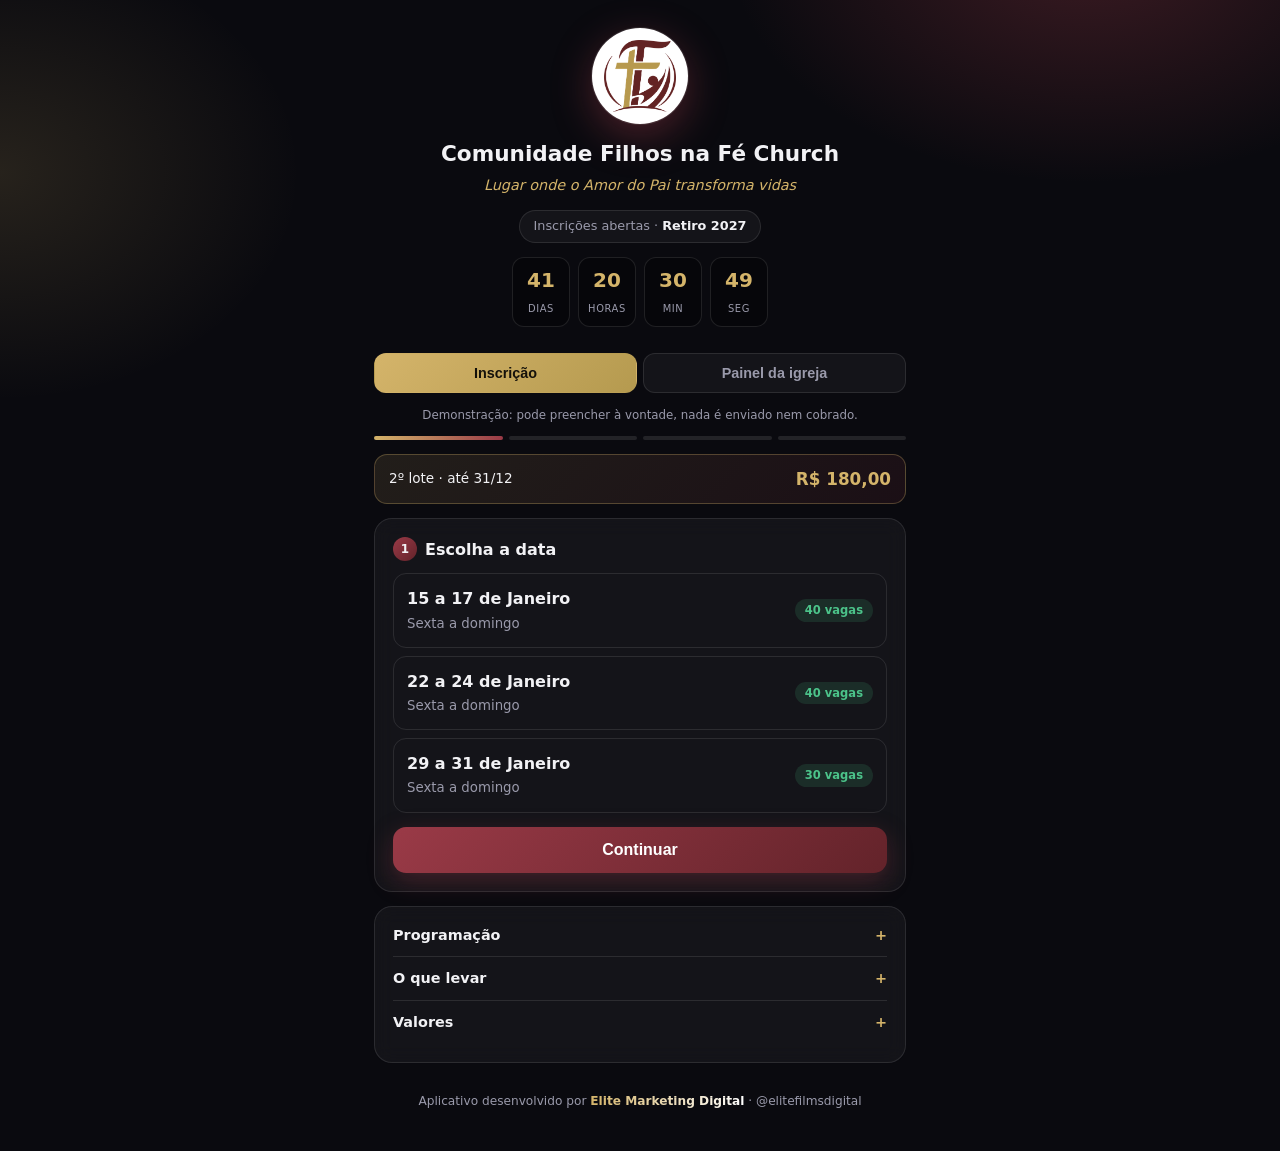
<file: demos/filhosnafe/index.html>
<!DOCTYPE html>
<html lang="pt-BR">
<head>
<meta charset="utf-8">
<meta name="viewport" content="width=device-width, initial-scale=1">
<title>Filhos na Fé · Inscrições (demonstração)</title>
<style>
:root{--bg:#0a0a0f;--card:rgba(255,255,255,.045);--line:rgba(255,255,255,.1);--ink:#f2f2f5;--mut:#9a9aab;--gold:#d4b46a;--gold2:#b59a4f;--bor:#9a3a47;--bor2:#63232a;--ok:#4cc38a;--err:#ff6b6b;--warn:#ffb03c}
*{box-sizing:border-box}
body{margin:0;font-family:system-ui,-apple-system,Segoe UI,Roboto,sans-serif;background:var(--bg);color:var(--ink);line-height:1.45;min-height:100vh;
background-image:radial-gradient(600px 400px at 85% -5%,rgba(154,58,71,.35),transparent 60%),radial-gradient(500px 380px at 0% 15%,rgba(212,180,106,.14),transparent 60%)}
header{text-align:center;padding:28px 18px 26px}
.logo{width:96px;height:96px;border-radius:50%;background:#fff;padding:12px;margin:0 auto 14px;box-shadow:0 0 0 1px var(--line),0 12px 40px rgba(154,58,71,.45);animation:fl 5s ease-in-out infinite}
.logo img{width:100%;height:100%;object-fit:contain}
@keyframes fl{50%{transform:translateY(-5px)}}
header h1{margin:0;font-size:1.35rem}
header p{margin:6px 0 0;color:var(--gold);font-size:.9rem;font-style:italic}
.ev{display:inline-block;margin-top:14px;padding:6px 14px;border-radius:99px;border:1px solid var(--line);background:var(--card);font-size:.8rem;color:var(--mut)}
.ev b{color:var(--ink)}
.cd{display:flex;justify-content:center;gap:8px;margin-top:14px}
.cd div{min-width:58px;padding:8px 6px;border-radius:12px;border:1px solid var(--line);background:rgba(0,0,0,.3)}
.cd b{display:block;font-size:1.25rem;color:var(--gold);font-variant-numeric:tabular-nums}
.cd span{font-size:.62rem;color:var(--mut);text-transform:uppercase;letter-spacing:.6px}
nav{display:flex;gap:6px;max-width:560px;margin:0 auto;padding:0 14px}
nav button,.seg button{flex:1;border:1px solid var(--line);background:var(--card);padding:11px;border-radius:12px;font-weight:600;color:var(--mut);cursor:pointer;font-size:.9rem}
nav button.on,.seg button.on{color:#14110a;background:linear-gradient(135deg,var(--gold),var(--gold2));border-color:transparent}
.seg{display:flex;gap:5px;margin-bottom:14px}.seg button{padding:9px 4px;font-size:.78rem;border-radius:10px}
main{max-width:560px;margin:14px auto 24px;padding:0 14px}
.card{background:var(--card);border:1px solid var(--line);border-radius:18px;padding:18px;margin-bottom:14px;backdrop-filter:blur(10px)}
.fade{animation:in .35s both}@keyframes in{from{opacity:0;transform:translateY(8px)}}
h2{font-size:1rem;margin:0 0 12px;display:flex;align-items:center;gap:8px}
h2 i{font-style:normal;width:24px;height:24px;border-radius:50%;background:linear-gradient(135deg,var(--bor),var(--bor2));display:inline-grid;place-items:center;font-size:.75rem}
.steps{display:flex;gap:6px;margin-bottom:14px}.steps div{flex:1;height:4px;border-radius:9px;background:var(--line)}.steps div.on{background:linear-gradient(90deg,var(--gold),var(--bor))}
label{display:block;font-size:.78rem;color:var(--mut);margin:11px 0 4px}
input,select,textarea{width:100%;padding:12px;border:1px solid var(--line);border-radius:11px;font:inherit;background:rgba(0,0,0,.35);color:var(--ink)}
select option{background:#15151d}
input:focus,select:focus,textarea:focus{outline:none;border-color:var(--gold);box-shadow:0 0 0 3px rgba(212,180,106,.18)}
.opt{display:flex;justify-content:space-between;align-items:center;border:1px solid var(--line);border-radius:13px;padding:13px;margin-bottom:8px;cursor:pointer;transition:.2s}
.opt:hover{border-color:rgba(212,180,106,.5)}
.opt.sel{border-color:var(--gold);background:rgba(212,180,106,.09);box-shadow:0 0 24px rgba(212,180,106,.12)}
.opt.full{opacity:.4;cursor:not-allowed}
.opt small{color:var(--mut)}
.tag{font-size:.72rem;padding:3px 10px;border-radius:99px;background:rgba(76,195,138,.14);color:var(--ok);font-weight:600;white-space:nowrap}
.tag.low{background:rgba(255,176,60,.15);color:var(--warn)}.tag.out{background:rgba(255,107,107,.15);color:var(--err)}
.lote{display:flex;justify-content:space-between;align-items:center;gap:10px;padding:12px 14px;border-radius:13px;background:linear-gradient(135deg,rgba(212,180,106,.12),rgba(154,58,71,.12));border:1px solid rgba(212,180,106,.3);margin-bottom:14px;font-size:.85rem}
.lote b{color:var(--gold);font-size:1.05rem;white-space:nowrap}
.pes{border:1px solid var(--line);border-radius:14px;padding:4px 14px 14px;margin-bottom:10px;background:rgba(0,0,0,.18)}
.pes .hd{display:flex;justify-content:space-between;align-items:center;margin-top:10px;font-weight:700;font-size:.88rem}
.pes .hd small{font-weight:600;color:var(--gold)}
.x{background:none;border:0;color:var(--mut);cursor:pointer;font-size:.8rem}
.add{width:100%;border:1px dashed rgba(212,180,106,.5);background:transparent;color:var(--gold);padding:12px;border-radius:12px;font-weight:600;cursor:pointer}
.btn{width:100%;border:0;background:linear-gradient(135deg,var(--bor),var(--bor2));color:#fff;padding:14px;border-radius:13px;font-size:1rem;font-weight:700;cursor:pointer;margin-top:14px;box-shadow:0 8px 24px rgba(154,58,71,.35);transition:.2s;text-align:center;display:block;text-decoration:none}
.btn:hover{transform:translateY(-1px)}
.btn.sec{background:var(--card);border:1px solid var(--line);box-shadow:none;color:var(--ink)}
.btn.ok{background:linear-gradient(135deg,var(--gold),var(--gold2));color:#14110a;box-shadow:0 8px 24px rgba(212,180,106,.25)}
.btn.zap{background:#1fa855;box-shadow:0 8px 24px rgba(31,168,85,.3)}
.row{display:flex;gap:10px}.row>*{flex:1;min-width:0}
.sum{margin-top:14px;padding-top:12px;border-top:1px dashed var(--line);font-size:.86rem}
.sum div{display:flex;justify-content:space-between;padding:3px 0;color:var(--mut)}
.sum .t{color:var(--ink);font-weight:700;font-size:1.12rem;padding-top:8px}.sum .t span:last-child{color:var(--gold)}
.sum .d{color:var(--ok)}
.cup{display:flex;gap:8px;margin-top:6px}.cup input{flex:1}.cup button{border:1px solid var(--line);background:var(--card);color:var(--ink);border-radius:11px;padding:0 16px;font-weight:600;cursor:pointer}
.pay{display:flex;gap:8px;margin-bottom:12px}
.pay div{flex:1;text-align:center;padding:12px;border:1px solid var(--line);border-radius:12px;cursor:pointer;font-weight:600;color:var(--mut)}
.pay div.sel{border-color:var(--gold);color:var(--ink);background:rgba(212,180,106,.09)}
.qr{width:170px;height:170px;margin:12px auto;display:block;border:8px solid #fff;border-radius:10px;background:#fff}
.code{font-family:monospace;font-size:.7rem;background:rgba(0,0,0,.4);padding:10px;border-radius:9px;word-break:break-all;color:var(--mut)}
.wait{display:flex;align-items:center;justify-content:center;gap:8px;font-size:.84rem;color:var(--warn);margin-top:10px}
.dot{width:8px;height:8px;border-radius:50%;background:var(--warn);animation:pu 1.2s infinite}@keyframes pu{50%{opacity:.25;transform:scale(.7)}}
.ticket{border:1px dashed var(--gold);border-radius:16px;padding:16px;text-align:center;background:rgba(212,180,106,.06);margin-bottom:10px;position:relative}
.ticket .qr{width:120px;height:120px;border-width:6px;margin:8px auto}
.ticket b{font-size:1.25rem;letter-spacing:3px;color:var(--gold)}
.err{color:var(--err);font-size:.8rem;margin-top:8px}
.stat{display:grid;grid-template-columns:1fr 1fr;gap:8px}
.stat div{background:rgba(0,0,0,.3);border:1px solid var(--line);border-radius:13px;padding:12px;text-align:center}
.stat b{display:block;font-size:1.3rem;color:var(--gold)}
.stat span{font-size:.7rem;color:var(--mut)}
.bar{height:6px;border-radius:9px;background:var(--line);overflow:hidden;margin-top:4px}.bar i{display:block;height:100%;background:linear-gradient(90deg,var(--gold),var(--bor))}
.li{display:flex;justify-content:space-between;align-items:center;gap:8px;padding:10px 0;border-bottom:1px solid var(--line);font-size:.86rem}
.li small{color:var(--mut)}
.pill{font-size:.68rem;padding:3px 9px;border-radius:99px;font-weight:700;background:rgba(76,195,138,.14);color:var(--ok);white-space:nowrap;border:0;cursor:default}
.pill.g{background:rgba(255,255,255,.07);color:var(--mut)}
button.pill{cursor:pointer}
.sw{display:flex;align-items:center;justify-content:space-between;gap:10px;margin-top:14px}
.sw input{width:auto;accent-color:var(--gold);transform:scale(1.2)}
.hide{display:none!important}
details{border-top:1px solid var(--line);padding:11px 0}details:first-of-type{border-top:0;padding-top:0}
summary{cursor:pointer;font-weight:600;font-size:.9rem;list-style:none;display:flex;justify-content:space-between}summary::after{content:'+';color:var(--gold)}details[open] summary::after{content:'–'}
details ul{margin:8px 0 0;padding-left:18px;color:var(--mut);font-size:.85rem}
.sub{border-color:rgba(212,180,106,.35);background:linear-gradient(135deg,rgba(212,180,106,.1),rgba(154,58,71,.1))}
.sub ul{margin:8px 0 0;padding-left:18px;color:var(--mut);font-size:.84rem}
.demo{font-size:.74rem;color:var(--mut);text-align:center;margin-bottom:12px}
.toast{position:fixed;left:50%;bottom:22px;transform:translateX(-50%) translateY(80px);background:#1c1c26;border:1px solid var(--line);padding:11px 18px;border-radius:12px;font-size:.86rem;transition:.3s;z-index:9;opacity:0;visibility:hidden}
.toast.on{transform:translateX(-50%) translateY(0);opacity:1;visibility:visible}
canvas#cf{position:fixed;inset:0;pointer-events:none;z-index:8}
footer{text-align:center;padding:6px 18px 40px;color:var(--mut);font-size:.76rem}
footer b{background:linear-gradient(90deg,var(--gold),#fff);-webkit-background-clip:text;background-clip:text;color:transparent}
</style>
</head>
<body>
<canvas id="cf"></canvas>
<header>
  <div class="logo"><img src="[data-uri]" alt="Logo Filhos na Fé"></div>
  <h1>Comunidade Filhos na Fé Church</h1>
  <p>Lugar onde o Amor do Pai transforma vidas</p>
  <div class="ev">Inscrições abertas · <b id="evTitle"></b></div>
  <div class="cd" id="cd"></div>
</header>
<nav>
  <button id="tabIns" class="on" onclick="tab('ins')">Inscrição</button>
  <button id="tabAdm" onclick="tab('adm')">Painel da igreja</button>
</nav>
<main>
<div class="demo">Demonstração: pode preencher à vontade, nada é enviado nem cobrado.</div>

<section id="vIns">
  <div class="steps"><div id="st1" class="on"></div><div id="st2"></div><div id="st3"></div><div id="st4"></div></div>

  <div id="step1" class="fade">
    <div class="lote" id="loteBox"></div>
    <div class="card">
      <h2><i>1</i>Escolha a data</h2>
      <div id="turmas"></div>
      <div id="localBox"><h2 style="margin-top:16px"><i>⌖</i>Local</h2><div id="locais"></div></div>
      <div class="err" id="e0"></div>
      <button class="btn" onclick="go1()">Continuar</button>
    </div>
    <div class="card">
      <details><summary>Programação</summary><ul><li>Sexta: chegada, acomodação e culto de abertura</li><li>Sábado: ministrações, louvor e noite de adoração</li><li>Domingo: Santa Ceia e encerramento</li></ul></details>
      <details><summary>O que levar</summary><ul><li>Bíblia, caderno e caneta</li><li>Roupa de cama, banho e agasalho</li><li>Itens de higiene e remédios de uso pessoal</li></ul></details>
      <details><summary>Valores</summary><ul><li>Crianças até 5 anos: isentas</li><li>De 6 a 11 anos: meia inscrição</li><li>Parcelamento no cartão sem juros</li></ul></details>
    </div>
  </div>

  <div id="step2" class="hide fade">
    <div class="card">
      <h2><i>2</i>Quem vai?</h2>
      <div id="pessoas"></div>
      <button class="add" onclick="addP()">+ Adicionar participante (família ou amigo)</button>
      <label style="margin-top:16px">WhatsApp para contato</label><input id="zap" inputmode="tel" placeholder="(00) 00000-0000">
      <label>Observações (alergia, restrição alimentar…)</label><textarea id="obs" rows="2"></textarea>
      <label>Cupom de desconto</label>
      <div class="cup"><input id="cupom" placeholder="Ex.: FE10" style="text-transform:uppercase"><button onclick="aplicaCupom()">Aplicar</button></div>
      <div class="sum" id="sum"></div>
      <div class="err" id="e1"></div>
      <button class="btn" onclick="go2()">Ir para o pagamento</button>
      <button class="btn sec" onclick="show(1)">Voltar</button>
    </div>
  </div>

  <div id="step3" class="hide fade">
    <div class="card">
      <h2><i>3</i>Pagamento · <span id="payTot" style="color:var(--gold)"></span></h2>
      <div class="pay"><div id="pPix" class="sel" onclick="setPay('pix')">Pix</div><div id="pCard" onclick="setPay('card')">Cartão</div></div>
      <div id="boxPix">
        <p style="margin:0;font-size:.85rem;color:var(--mut);text-align:center">Escaneie o QR Code ou copie o código abaixo.</p>
        <svg class="qr" id="qr" viewBox="0 0 25 25" shape-rendering="crispEdges"></svg>
        <div class="code" id="pixcode"></div>
        <div class="wait"><span class="dot"></span>Aguardando pagamento · expira em <b id="timer">15:00</b></div>
        <button class="btn sec" onclick="copyPix()" id="cpBtn">Copiar código Pix</button>
        <button class="btn ok" onclick="confirmPay('Pix')">Simular pagamento aprovado</button>
      </div>
      <div id="boxCard" class="hide">
        <label>Nome impresso no cartão</label><input id="cnome">
        <label>Número do cartão</label><input id="cn" inputmode="numeric" placeholder="0000 0000 0000 0000" maxlength="19" oninput="mask(this)">
        <div class="row"><div><label>Validade</label><input id="cv" placeholder="MM/AA" maxlength="5" oninput="maskV(this)"></div><div><label>CVV</label><input id="cc" inputmode="numeric" maxlength="4"></div></div>
        <label>Parcelas</label><select id="parc"></select>
        <div class="err" id="e2"></div>
        <button class="btn ok" onclick="payCard()" id="payBtn">Pagar</button>
      </div>
      <button class="btn sec" onclick="show(2)">Voltar</button>
    </div>
  </div>

  <div id="step4" class="hide fade">
    <div class="card" style="text-align:center">
      <div style="font-size:2.4rem">🙌</div>
      <h2 style="justify-content:center">Inscrição confirmada!</h2>
      <p style="font-size:.85rem;color:var(--mut);margin-top:-4px">Apresente o QR Code na chegada para fazer o check-in.</p>
      <div id="tickets"></div>
      <a class="btn zap" id="zapBtn" href="#" target="_blank" rel="noopener">Receber comprovante no WhatsApp</a>
      <button class="btn sec" onclick="novo()">Nova inscrição</button>
    </div>
  </div>
</section>

<section id="vAdm" class="hide">
  <div class="seg"><button id="aRes" class="on" onclick="sub('res')">Resumo</button><button id="aIns" onclick="sub('ins')">Inscritos</button><button id="aChk" onclick="sub('chk')">Check-in</button><button id="aCfg" onclick="sub('cfg')">Ajustes</button></div>

  <div id="pRes">
    <div class="card"><div class="stat">
      <div><b id="sN">0</b><span>participantes</span></div><div><b id="sV">R$ 0</b><span>arrecadado</span></div>
      <div><b id="sL">0</b><span>vagas livres</span></div><div><b id="sC">0</b><span>check-ins</span></div></div></div>
    <div class="card"><h2>Ocupação por data</h2><div id="ocup"></div></div>
    <div class="card"><h2>Camisetas</h2><div id="cams" class="row" style="text-align:center"></div></div>
    <div class="card"><h2>Pagamentos</h2><div id="pgts"></div></div>
  </div>

  <div id="pIns" class="hide">
    <div class="card">
      <input id="busca" placeholder="Buscar por nome ou código…" oninput="lista()">
      <div id="lista" style="margin-top:6px"></div>
      <p id="vazio" style="color:var(--mut);font-size:.84rem">Nenhuma inscrição ainda. Faça uma na aba Inscrição.</p>
      <button class="btn sec" onclick="copiaCSV()">Copiar lista (planilha)</button>
    </div>
  </div>

  <div id="pChk" class="hide">
    <div class="card">
      <h2>Check-in na chegada</h2>
      <p style="font-size:.84rem;color:var(--mut);margin:-4px 0 0">Na versão final a equipe lê o QR Code pela câmera do celular. Aqui, digite o código do ingresso.</p>
      <div class="cup" style="margin-top:12px"><input id="chkCod" placeholder="Ex.: FFAB12-1" style="text-transform:uppercase"><button onclick="checkin()">Confirmar</button></div>
      <div id="chkMsg" class="err"></div>
      <div id="chkList" style="margin-top:8px"></div>
    </div>
  </div>

  <div id="pCfg" class="hide">
    <div class="card">
      <h2>Evento</h2>
      <label>Nome do evento</label><input id="cfgNome" oninput="cfg()">
      <div class="row">
        <div><label>1º lote (R$)</label><input id="cfgL1" type="number" oninput="cfg()"></div>
        <div><label>2º lote (R$)</label><input id="cfgL2" type="number" oninput="cfg()"></div>
      </div>
      <label>Parcelar até</label><select id="cfgParc" onchange="cfg()"><option>1</option><option>2</option><option>3</option><option>6</option><option>10</option></select>
      <div class="sw"><span>Controlar lotação por data<br><small style="color:var(--mut)">Desligado = vagas ilimitadas</small></span><input type="checkbox" id="cfgLot" onchange="cfg()"></div>
      <div class="sw"><span>Escolher local<br><small style="color:var(--mut)">Para eventos em mais de um lugar</small></span><input type="checkbox" id="cfgLoc" onchange="cfg()"></div>
      <div id="cfgTurmas"></div>
      <button class="btn sec" onclick="zerar()">Zerar demonstração</button>
    </div>
    <div class="card sub">
      <h2>Assinatura Elite</h2>
      <span class="pill">Plano ativo</span>
      <ul><li>Hospedagem, banco de dados e manutenção inclusos</li><li>Pix e cartão com confirmação automática</li><li>Suporte e ajustes mensais</li><li>Novos eventos sem custo de criação</li></ul>
    </div>
  </div>
</section>
</main>
<footer>Aplicativo desenvolvido por <b>Elite Marketing Digital</b> · @elitefilmsdigital</footer>
<div class="toast" id="toast"></div>

<script>
var KEY='fnf-demo-v2';
function base(){return{nome:'Retiro 2027',lotes:[{n:'1º lote',v:150,ate:'2026-11-30'},{n:'2º lote',v:180,ate:'2026-12-31'}],parc:3,lot:true,loc:false,
 turmas:[{id:1,rot:'15 a 17 de Janeiro',data:'2027-01-15T19:00',vagas:40},{id:2,rot:'22 a 24 de Janeiro',data:'2027-01-22T19:00',vagas:40},{id:3,rot:'29 a 31 de Janeiro',data:'2027-01-29T19:00',vagas:30}],
 locais:['Sítio Recanto da Paz','Chácara Monte Sião'],ins:[]}}
var S=base();try{var sv=localStorage.getItem(KEY);if(sv)S=JSON.parse(sv)}catch(e){}
function save(){try{localStorage.setItem(KEY,JSON.stringify(S))}catch(e){}}
var CUPONS={FE10:10,FAMILIA:15};
var sel={t:null,l:0},pay='pix',P=[],cup=null,cur=null,codeStr='',tmr=null;
function $(i){return document.getElementById(i)}
function brl(n){return 'R$ '+n.toFixed(2).replace('.',',')}
function esc(s){return String(s==null?'':s).replace(/[&<>"]/g,function(c){return {'&':'&amp;','<':'&lt;','>':'&gt;','"':'&quot;'}[c]})}
function toast(m){var t=$('toast');t.textContent=m;t.classList.add('on');clearTimeout(t._t);t._t=setTimeout(function(){t.classList.remove('on')},2200)}
function pessoasT(id){var n=0;S.ins.forEach(function(o){if(o.t===id)n+=o.pessoas.length});return n}
function vagas(t){return t.vagas-pessoasT(t.id)}
function turma(id){return S.turmas.filter(function(x){return x.id===id})[0]}
function lote(){var hoje=new Date().toISOString().slice(0,10);for(var i=0;i<S.lotes.length;i++)if(hoje<=S.lotes[i].ate)return S.lotes[i];return S.lotes[S.lotes.length-1]}
function dt(s){var p=s.split('-');return p[2]+'/'+p[1]}
function preco(id){var v=lote().v;if(id==='')return v;id=+id;return id<=5?0:id<=11?v/2:v}
function faixa(id){if(id==='')return '';id=+id;return id<=5?'Isento':id<=11?'Meia':'Inteira'}

/* contagem regressiva */
function countdown(){
  var alvo=new Date(S.turmas[0].data).getTime(),d=Math.max(0,alvo-Date.now());
  var D=Math.floor(d/864e5),H=Math.floor(d%864e5/36e5),M=Math.floor(d%36e5/6e4),Sx=Math.floor(d%6e4/1e3);
  $('cd').innerHTML=[[D,'dias'],[H,'horas'],[M,'min'],[Sx,'seg']].map(function(a){return '<div><b>'+String(a[0]).padStart(2,'0')+'</b><span>'+a[1]+'</span></div>'}).join('');
}
setInterval(countdown,1000);

function render(){
  $('evTitle').textContent=S.nome;
  var L=lote(),idx=S.lotes.indexOf(L),prox=S.lotes[idx+1];
  $('loteBox').innerHTML='<div>'+L.n+' · até '+dt(L.ate)+(prox?'<br><small style="color:var(--mut)">Depois sobe para '+brl(prox.v)+'</small>':'')+'</div><b>'+brl(L.v)+'</b>';
  $('turmas').innerHTML=S.turmas.map(function(t){
    var v=vagas(t),full=S.lot&&v<=0;
    var tag=!S.lot?'':(full?'<span class="tag out">Esgotado</span>':'<span class="tag '+(v<=8?'low':'')+'">'+(v<=8?'Últimas '+v:v+' vagas')+'</span>');
    return '<div class="opt '+(sel.t===t.id?'sel':'')+(full?' full':'')+'" onclick="'+(full?'':'pick('+t.id+')')+'"><div><b>'+t.rot+'</b><br><small>Sexta a domingo</small></div>'+tag+'</div>';
  }).join('');
  $('localBox').classList.toggle('hide',!S.loc);
  $('locais').innerHTML=S.locais.map(function(l,i){return '<div class="opt '+(sel.l===i?'sel':'')+'" onclick="sel.l='+i+';render()"><b>'+l+'</b></div>'}).join('');
}
function pick(id){sel.t=id;$('e0').textContent='';render()}
function show(n){
  [1,2,3,4].forEach(function(i){$('step'+i).classList.toggle('hide',i!==n);$('st'+i).classList.toggle('on',i<=n)});
  if(n!==3)clearInterval(tmr);
  window.scrollTo({top:0,behavior:'smooth'});render();
}
function tab(t){
  $('vIns').classList.toggle('hide',t!=='ins');$('vAdm').classList.toggle('hide',t!=='adm');
  $('tabIns').className=t==='ins'?'on':'';$('tabAdm').className=t==='adm'?'on':'';
  if(t==='adm')admin();else render();
}

/* passo 1 */
function go1(){if(!sel.t)return $('e0').textContent='Escolha uma data.';if(!P.length)addP(true);show(2)}

/* passo 2: participantes */
function addP(silent){P.push({nome:'',idade:'',cam:'M',resp:''});renderP();if(!silent)setTimeout(function(){var i=document.querySelectorAll('.pes input');i[i.length-3]&&i[i.length-3].focus()},50)}
function rmP(i){P.splice(i,1);renderP()}
function renderP(){
  $('pessoas').innerHTML=P.map(function(p,i){
    var menor=p.idade!==''&&+p.idade<18;
    return '<div class="pes"><div class="hd"><span>Participante '+(i+1)+' <small id="fx'+i+'">'+faixa(p.idade)+'</small></span>'+(i?'<button class="x" onclick="rmP('+i+')">remover</button>':'')+'</div>'+
    '<label>Nome completo</label><input value="'+esc(p.nome)+'" oninput="P['+i+'].nome=this.value">'+
    '<div class="row"><div><label>Idade</label><input type="number" min="0" max="110" value="'+esc(p.idade)+'" oninput="setIdade('+i+',this.value)"></div>'+
    '<div><label>Camiseta</label><select onchange="P['+i+'].cam=this.value">'+['PP','P','M','G','GG','Infantil'].map(function(c){return '<option'+(p.cam===c?' selected':'')+'>'+c+'</option>'}).join('')+'</select></div></div>'+
    '<div id="rs'+i+'" class="'+(menor?'':'hide')+'"><label>Responsável (menor de idade)</label><input value="'+esc(p.resp)+'" oninput="P['+i+'].resp=this.value" placeholder="Nome do pai, mãe ou responsável"></div></div>';
  }).join('');
  resumo();
}
function setIdade(i,v){P[i].idade=v;$('rs'+i).classList.toggle('hide',!(v!==''&&+v<18));$('fx'+i).textContent=faixa(v);resumo()}
function subtotal(){return P.reduce(function(a,p){return a+preco(p.idade)},0)}
function desconto(){return cup?subtotal()*CUPONS[cup]/100:0}
function total(){return subtotal()-desconto()}
function resumo(){
  var h=P.map(function(p,i){return '<div><span>'+(esc(p.nome)||'Participante '+(i+1))+(p.idade!==''?' · '+faixa(p.idade):'')+'</span><span>'+brl(preco(p.idade))+'</span></div>'}).join('');
  if(cup)h+='<div class="d"><span>Cupom '+cup+' (-'+CUPONS[cup]+'%)</span><span>- '+brl(desconto())+'</span></div>';
  h+='<div class="t"><span>Total</span><span>'+brl(total())+'</span></div>';
  $('sum').innerHTML=h;
}
function aplicaCupom(){
  var c=$('cupom').value.trim().toUpperCase();
  if(CUPONS[c]){cup=c;toast('Cupom aplicado: '+CUPONS[c]+'% de desconto');}else{cup=null;toast(c?'Cupom inválido. Teste FE10 ou FAMILIA':'Digite um cupom');}
  resumo();
}
function go2(){
  var e=$('e1'),z=$('zap').value.replace(/\D/g,'');
  for(var i=0;i<P.length;i++){var p=P[i];
    if(p.nome.trim().length<3)return e.textContent='Informe o nome do participante '+(i+1)+'.';
    if(p.idade==='')return e.textContent='Informe a idade do participante '+(i+1)+'.';
    if(+p.idade<18&&p.resp.trim().length<3)return e.textContent='Informe o responsável do participante '+(i+1)+'.';}
  if(z.length<10)return e.textContent='Informe um WhatsApp válido.';
  var t=turma(sel.t);if(S.lot&&vagas(t)<P.length)return e.textContent='Só restam '+vagas(t)+' vagas nessa data.';
  e.textContent='';
  cur={pessoas:JSON.parse(JSON.stringify(P)),zap:$('zap').value,obs:$('obs').value,t:sel.t,l:S.loc?S.locais[sel.l]:null,valor:total(),cupom:cup};
  $('payTot').textContent=brl(cur.valor);
  codeStr='00020126580014br.gov.bcb.pix0136'+Math.random().toString(16).slice(2,10)+'-'+Date.now().toString(16)+'5204000053039865406'+cur.valor.toFixed(2)+'5802BR5919FILHOS NA FE CHURCH6304'+Math.random().toString(16).slice(2,6).toUpperCase();
  $('pixcode').textContent=codeStr;$('qr').innerHTML=qrSvg(codeStr,25);
  var ps='';for(var k=1;k<=S.parc;k++)ps+='<option value="'+k+'">'+k+'x de '+brl(cur.valor/k)+(k==1?' (à vista)':' sem juros')+'</option>';$('parc').innerHTML=ps;
  if(cur.valor===0){confirmPay('Isento');return}
  show(3);startTimer();
}

/* passo 3 */
function startTimer(){var s=900;clearInterval(tmr);tmr=setInterval(function(){s--;$('timer').textContent=String(Math.floor(s/60)).padStart(2,'0')+':'+String(s%60).padStart(2,'0');if(s<=0)clearInterval(tmr)},1000)}
function qrSvg(s,n){
  var h=0,o='<rect width="'+n+'" height="'+n+'" fill="#fff"/>';
  for(var i=0;i<s.length;i++)h=(h*31+s.charCodeAt(i))>>>0;
  function f(x,y){o+='<rect x="'+x+'" y="'+y+'" width="7" height="7" fill="#000"/><rect x="'+(x+1)+'" y="'+(y+1)+'" width="5" height="5" fill="#fff"/><rect x="'+(x+2)+'" y="'+(y+2)+'" width="3" height="3" fill="#000"/>'}
  var e=n-7;f(0,0);f(e,0);f(0,e);
  for(var y=0;y<n;y++)for(var x=0;x<n;x++){
    if((x<8&&y<8)||(x>e-2&&y<8)||(x<8&&y>e-2))continue;
    h=(h*1103515245+12345)>>>0;if((h>>16)&1)o+='<rect x="'+x+'" y="'+y+'" width="1" height="1" fill="#000"/>';
  }
  return o;
}
function setPay(p){pay=p;$('pPix').className=p==='pix'?'sel':'';$('pCard').className=p==='card'?'sel':'';$('boxPix').classList.toggle('hide',p!=='pix');$('boxCard').classList.toggle('hide',p!=='card')}
function copyPix(){try{navigator.clipboard.writeText(codeStr).then(function(){toast('Código Pix copiado')},function(){toast('Selecione o código acima para copiar')})}catch(e){toast('Selecione o código acima para copiar')}}
function mask(el){el.value=el.value.replace(/\D/g,'').slice(0,16).replace(/(\d{4})(?=\d)/g,'$1 ')}
function maskV(el){var v=el.value.replace(/\D/g,'').slice(0,4);el.value=v.length>2?v.slice(0,2)+'/'+v.slice(2):v}
function payCard(){
  if($('cnome').value.trim().length<3||$('cn').value.replace(/\D/g,'').length<13||$('cv').value.length<5||$('cc').value.length<3)return $('e2').textContent='Confira os dados do cartão.';
  $('e2').textContent='';var b=$('payBtn');b.textContent='Processando…';b.disabled=true;
  setTimeout(function(){b.textContent='Pagar';b.disabled=false;confirmPay('Cartão '+$('parc').value+'x')},1200);
}
function confirmPay(m){
  clearInterval(tmr);
  var cod='FF'+Math.random().toString(36).slice(2,6).toUpperCase();
  cur.cod=cod;cur.metodo=m;cur.quando=new Date().toISOString();
  cur.pessoas.forEach(function(p,i){p.cod=cod+'-'+(i+1);p.chk=false});
  S.ins.push(cur);save();
  var t=turma(cur.t);
  $('tickets').innerHTML=cur.pessoas.map(function(p){
    return '<div class="ticket"><div style="font-weight:700">'+esc(p.nome)+'</div><small style="color:var(--mut)">'+t.rot+(cur.l?' · '+esc(cur.l):'')+'</small><svg class="qr" viewBox="0 0 21 21" shape-rendering="crispEdges">'+qrSvg(p.cod,21)+'</svg><b>'+p.cod+'</b></div>';
  }).join('');
  var msg='Olá! Inscrição confirmada no '+S.nome+' da Comunidade Filhos na Fé Church ('+t.rot+'). Códigos: '+cur.pessoas.map(function(p){return p.nome+' '+p.cod}).join(', ')+'. Total: '+brl(cur.valor)+' ('+m+').';
  $('zapBtn').href='https://wa.me/55'+cur.zap.replace(/\D/g,'')+'?text='+encodeURIComponent(msg);
  show(4);confete();
}
function novo(){P=[];cup=null;$('zap').value='';$('obs').value='';$('cupom').value='';sel.t=null;show(1)}

/* confete */
function confete(){
  var c=$('cf'),x=c.getContext('2d'),W=c.width=innerWidth,H=c.height=innerHeight,cols=['#d4b46a','#9a3a47','#fff','#b59a4f'],ps=[];
  for(var i=0;i<140;i++)ps.push({x:W/2,y:H/3,vx:(Math.random()-.5)*14,vy:Math.random()*-12-4,r:Math.random()*6+3,c:cols[i%4],a:Math.random()*6});
  var f=0;(function loop(){x.clearRect(0,0,W,H);ps.forEach(function(p){p.vy+=.35;p.x+=p.vx;p.y+=p.vy;p.vx*=.99;p.a+=.2;x.save();x.translate(p.x,p.y);x.rotate(p.a);x.fillStyle=p.c;x.fillRect(-p.r/2,-p.r/4,p.r,p.r/2);x.restore()});
    if(++f<150)requestAnimationFrame(loop);else x.clearRect(0,0,W,H)})();
}

/* painel */
function todos(){var a=[];S.ins.forEach(function(o){o.pessoas.forEach(function(p){a.push({p:p,o:o})})});return a}
function sub(s){['res','ins','chk','cfg'].forEach(function(k){$('p'+k[0].toUpperCase()+k.slice(1)).classList.toggle('hide',k!==s);$('a'+k[0].toUpperCase()+k.slice(1)).className=k===s?'on':''});admin()}
function admin(){
  var T=todos(),tot=S.ins.reduce(function(a,o){return a+o.valor},0),liv=S.turmas.reduce(function(a,t){return a+Math.max(0,vagas(t))},0);
  $('sN').textContent=T.length;$('sV').textContent='R$ '+tot.toFixed(0);$('sL').textContent=S.lot?liv:'∞';$('sC').textContent=T.filter(function(x){return x.p.chk}).length+'/'+T.length;
  $('ocup').innerHTML=S.turmas.map(function(t){var u=pessoasT(t.id),pc=S.lot?Math.min(100,u/t.vagas*100):0;
    return '<div style="margin-bottom:10px;font-size:.84rem"><div style="display:flex;justify-content:space-between"><span>'+t.rot+'</span><small style="color:var(--mut)">'+u+(S.lot?' / '+t.vagas:'')+'</small></div><div class="bar"><i style="width:'+pc+'%"></i></div></div>'}).join('');
  var cm={};T.forEach(function(x){cm[x.p.cam]=(cm[x.p.cam]||0)+1});
  $('cams').innerHTML=['PP','P','M','G','GG','Infantil'].map(function(c){return '<div style="background:rgba(0,0,0,.3);border:1px solid var(--line);border-radius:10px;padding:8px 0"><b style="color:var(--gold)">'+(cm[c]||0)+'</b><br><small style="color:var(--mut);font-size:.66rem">'+c+'</small></div>'}).join('');
  var pg={};S.ins.forEach(function(o){var k=o.metodo.split(' ')[0];pg[k]=(pg[k]||0)+o.valor});
  $('pgts').innerHTML=Object.keys(pg).length?Object.keys(pg).map(function(k){return '<div class="li"><span>'+k+'</span><b>'+brl(pg[k])+'</b></div>'}).join(''):'<small style="color:var(--mut)">Sem pagamentos ainda.</small>';
  lista();chkList();
  $('cfgNome').value=S.nome;$('cfgL1').value=S.lotes[0].v;$('cfgL2').value=S.lotes[1].v;$('cfgParc').value=S.parc;$('cfgLot').checked=S.lot;$('cfgLoc').checked=S.loc;
  $('cfgTurmas').innerHTML=S.lot?'<label style="margin-top:14px">Vagas por data</label>'+S.turmas.map(function(t,i){return '<div class="row" style="align-items:center;margin-bottom:6px"><span style="font-size:.88rem">'+t.rot+'</span><input type="number" value="'+t.vagas+'" onchange="S.turmas['+i+'].vagas=+this.value;save();admin()"></div>'}).join(''):'';
}
function lista(){
  var q=($('busca').value||'').toLowerCase(),T=todos().filter(function(x){return !q||x.p.nome.toLowerCase().indexOf(q)>-1||x.p.cod.toLowerCase().indexOf(q)>-1});
  $('vazio').classList.toggle('hide',S.ins.length>0);
  $('lista').innerHTML=T.slice().reverse().map(function(x){var t=turma(x.o.t);
    return '<div class="li"><div><b>'+esc(x.p.nome)+'</b> <small>· '+x.p.idade+' anos</small><br><small>'+x.p.cod+' · '+t.rot.split(' de ')[0]+' jan · '+esc(x.o.metodo)+'</small></div><span class="pill">Pago</span></div>'}).join('');
}
function chkList(){
  $('chkList').innerHTML=todos().map(function(x){return '<div class="li"><div><b>'+esc(x.p.nome)+'</b><br><small>'+x.p.cod+'</small></div><button class="pill '+(x.p.chk?'':'g')+'" onclick="toggleChk(\''+x.p.cod+'\')">'+(x.p.chk?'✓ Chegou':'Marcar')+'</button></div>'}).join('')||'<small style="color:var(--mut)">Sem inscritos ainda.</small>';
}
function acha(cod){var r=null;todos().forEach(function(x){if(x.p.cod===cod)r=x});return r}
function toggleChk(cod){var x=acha(cod);x.p.chk=!x.p.chk;save();admin()}
function checkin(){
  var c=$('chkCod').value.trim().toUpperCase(),x=acha(c),m=$('chkMsg');
  if(!x){m.style.color='var(--err)';m.textContent='Código não encontrado.';return}
  if(x.p.chk){m.style.color='var(--warn)';m.textContent=x.p.nome+' já fez check-in.';return}
  x.p.chk=true;save();m.style.color='var(--ok)';m.textContent='✓ Bem-vindo(a), '+x.p.nome+'!';$('chkCod').value='';admin();
}
function copiaCSV(){
  var l=['Codigo;Nome;Idade;Camiseta;Responsavel;WhatsApp;Data;Pagamento;Check-in'];
  todos().forEach(function(x){l.push([x.p.cod,x.p.nome,x.p.idade,x.p.cam,x.p.resp,x.o.zap,turma(x.o.t).rot,x.o.metodo,x.p.chk?'Sim':'Nao'].join(';'))});
  try{navigator.clipboard.writeText(l.join('\n')).then(function(){toast('Lista copiada. Cole no Excel ou Google Planilhas')},function(){toast('Não foi possível copiar aqui')})}catch(e){toast('Não foi possível copiar aqui')}
}
function cfg(){S.nome=$('cfgNome').value||S.nome;S.lotes[0].v=+$('cfgL1').value||0;S.lotes[1].v=+$('cfgL2').value||0;S.parc=+$('cfgParc').value;S.lot=$('cfgLot').checked;S.loc=$('cfgLoc').checked;save();render();admin()}
function zerar(){S=base();save();P=[];cup=null;sel.t=null;admin();render();toast('Demonstração zerada')}

countdown();render();
</script>
</body>
</html>
</file>
